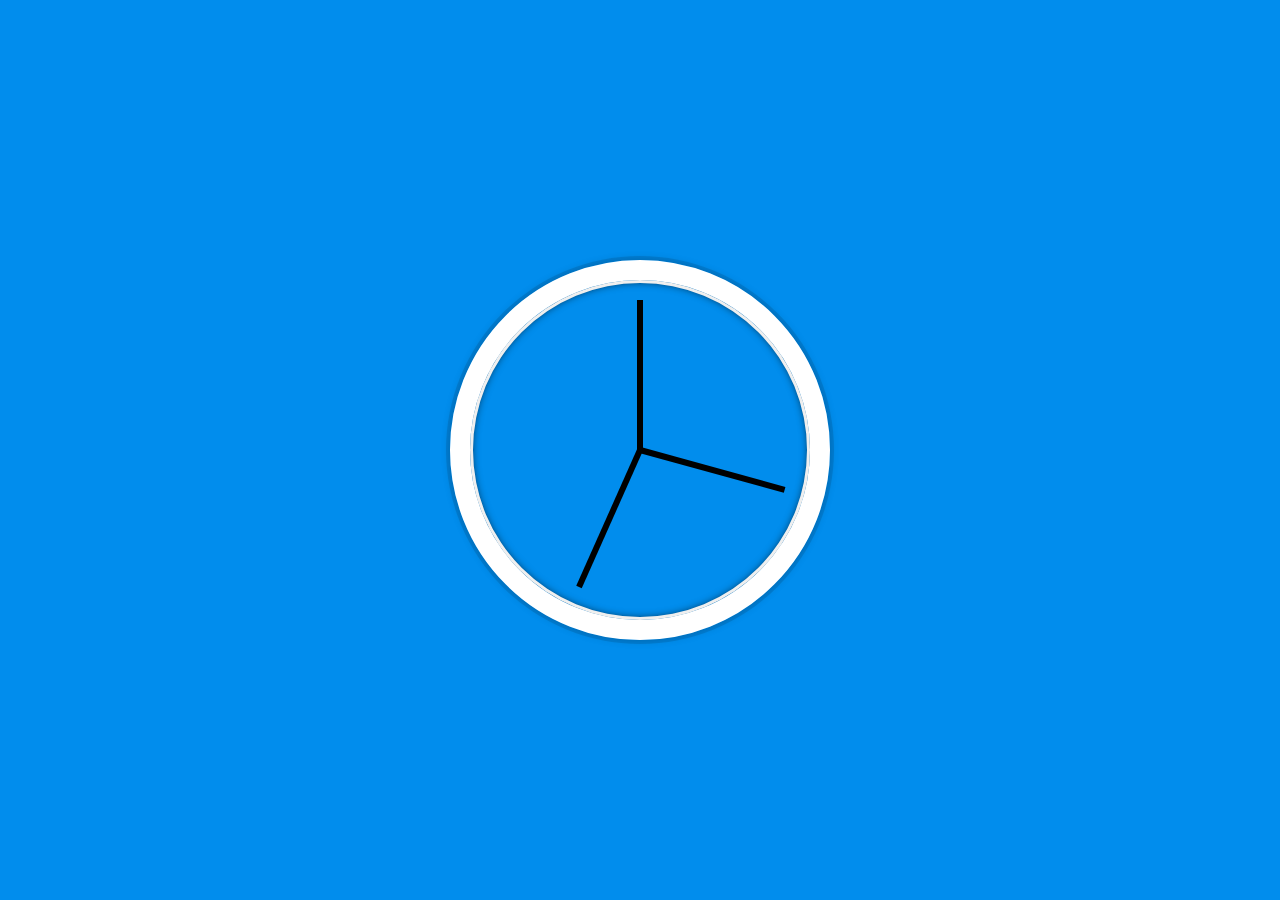
<file: Clock/index.html>
<!DOCTYPE html>
<html lang="en">
<head>
  <meta charset="UTF-8">
  <title>JS + CSS Clock</title>
  <link href="/favicon.ico" type="image/x-icon" rel="icon" />
</head>
<body>


    <div class="clock">
      <div class="clock-face">
        <div class="hand hour-hand"></div>
        <div class="hand min-hand"></div>
        <div class="hand second-hand"></div>
      </div>
    </div>


  <style>
    html {
      background:#018DED url(http://unsplash.it/1500/1000?image=881&blur=50);
      background-size:cover;
      font-family:'helvetica neue';
      text-align: center;
      font-size: 10px;
    }

    body {
      margin: 0;
      font-size: 2rem;
      display:flex;
      flex:1;
      min-height: 100vh;
      align-items: center;
    }

    .clock {
      width: 30rem;
      height: 30rem;
      border:20px solid white;
      border-radius:50%;
      margin:50px auto;
      position: relative;
      padding:2rem;
      box-shadow:
        0 0 0 4px rgba(0,0,0,0.1),
        inset 0 0 0 3px #EFEFEF,
        inset 0 0 10px black,
        0 0 10px rgba(0,0,0,0.2);
    }

    .clock-face {
      position: relative;
      width: 100%;
      height: 100%;
      transform: translateY(-3px); /* account for the height of the clock hands */
    }

    .hand {
      width:50%;
      height:6px;
      background:black;
      position: absolute;
      top:50%;
      transform-origin: 100%;
      transform: rotate(90deg);
      transition: all 0.05s;
      transition-timing-function: cubic-bezier(0.1, 2.7, 0.58, 1);
    }

  </style>

  <script>
    const secondHand = document.querySelector('.second-hand');
    const minuteHand = document.querySelector('.min-hand');
    function setDate(){
      const now = new Date();

      const seconds = now.getSeconds();
      const minutes = now.getMinutes();
      const hours = now.getHours();

      const secondsDegrees = ((seconds / 60) * 360) + 90;
      const minuteDegrees = ((minutes / 60) * 360) + ((seconds/60)*6) + 90;
      const hourDegrees = ((hours / 12) * 360) + ((minutes/60)*30) + 90;

      secondHand.style.transform = `rotate(${secondsDegrees}deg)`;
      minuteHand.style.transform = `rotate(${minuteDegrees}deg)`;
      hourHand.style.transform = `rotate(${hourDegrees}deg)`;

      console.log(seconds);
    }
    setInterval(setDate, 1000);

    setDate();
  </script>
</body>
</html>
</file>
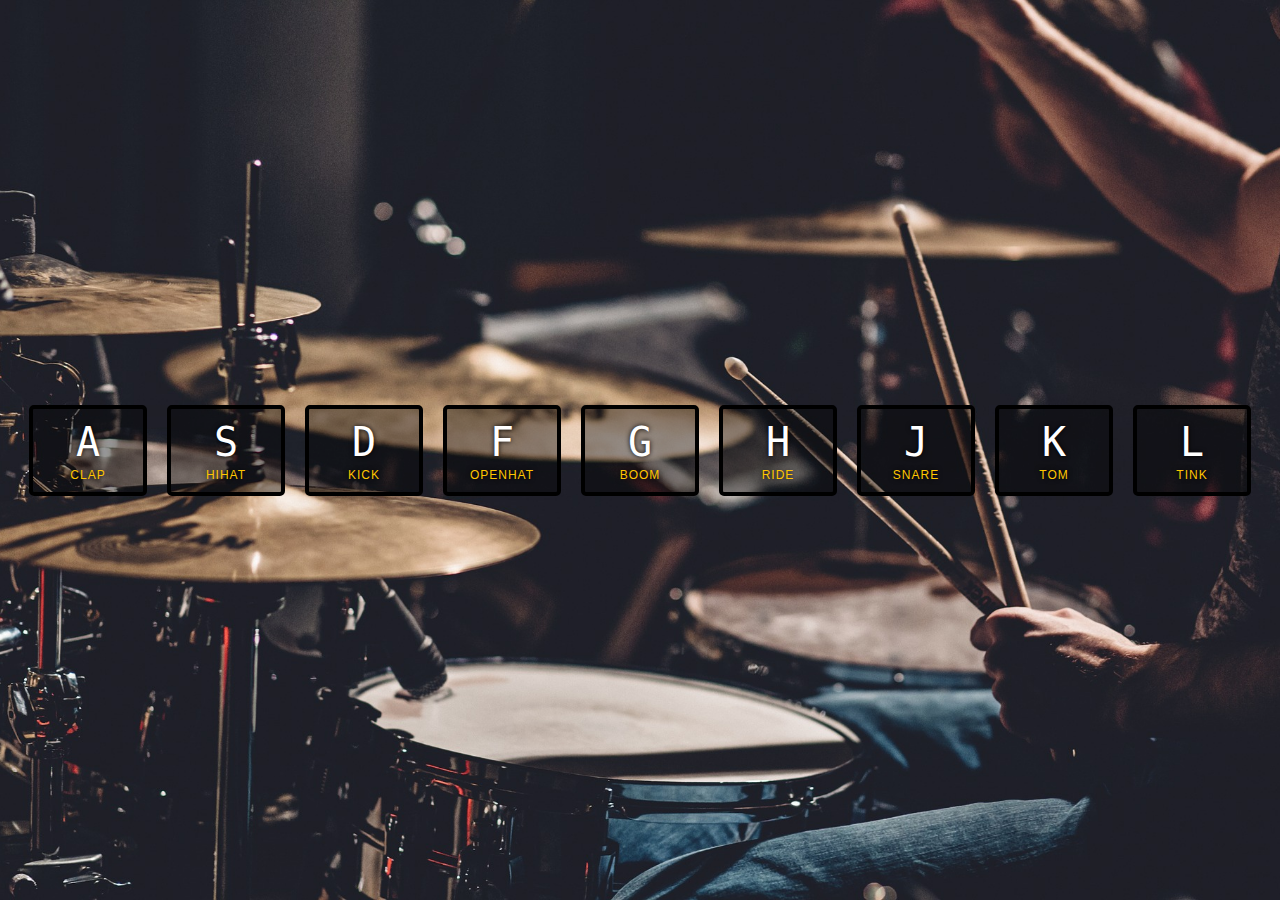
<file: Drum-kit/index.html>
<!DOCTYPE html>
<html lang="en">
<head>
  <meta charset="UTF-8">
  <title>JS Drum Kit</title>
  <link rel="stylesheet" href="style.css">
</head>
<body>


  <div class="keys">
    <div data-key="65" class="key">
      <kbd>A</kbd>
      <span class="sound">clap</span>
    </div>
    <div data-key="83" class="key">
      <kbd>S</kbd>
      <span class="sound">hihat</span>
    </div>
    <div data-key="68" class="key">
      <kbd>D</kbd>
      <span class="sound">kick</span>
    </div>
    <div data-key="70" class="key">
      <kbd>F</kbd>
      <span class="sound">openhat</span>
    </div>
    <div data-key="71" class="key">
      <kbd>G</kbd>
      <span class="sound">boom</span>
    </div>
    <div data-key="72" class="key">
      <kbd>H</kbd>
      <span class="sound">ride</span>
    </div>
    <div data-key="74" class="key">
      <kbd>J</kbd>
      <span class="sound">snare</span>
    </div>
    <div data-key="75" class="key">
      <kbd>K</kbd>
      <span class="sound">tom</span>
    </div>
    <div data-key="76" class="key">
      <kbd>L</kbd>
      <span class="sound">tink</span>
    </div>
  </div>

  <audio data-key="65" src="sounds/clap.wav"></audio>
  <audio data-key="83" src="sounds/hihat.wav"></audio>
  <audio data-key="68" src="sounds/kick.wav"></audio>
  <audio data-key="70" src="sounds/openhat.wav"></audio>
  <audio data-key="71" src="sounds/boom.wav"></audio>
  <audio data-key="72" src="sounds/ride.wav"></audio>
  <audio data-key="74" src="sounds/snare.wav"></audio>
  <audio data-key="75" src="sounds/tom.wav"></audio>
  <audio data-key="76" src="sounds/tink2.wav"></audio>

  <script src="key_action.js"></script>
</body>
</html>
</file>
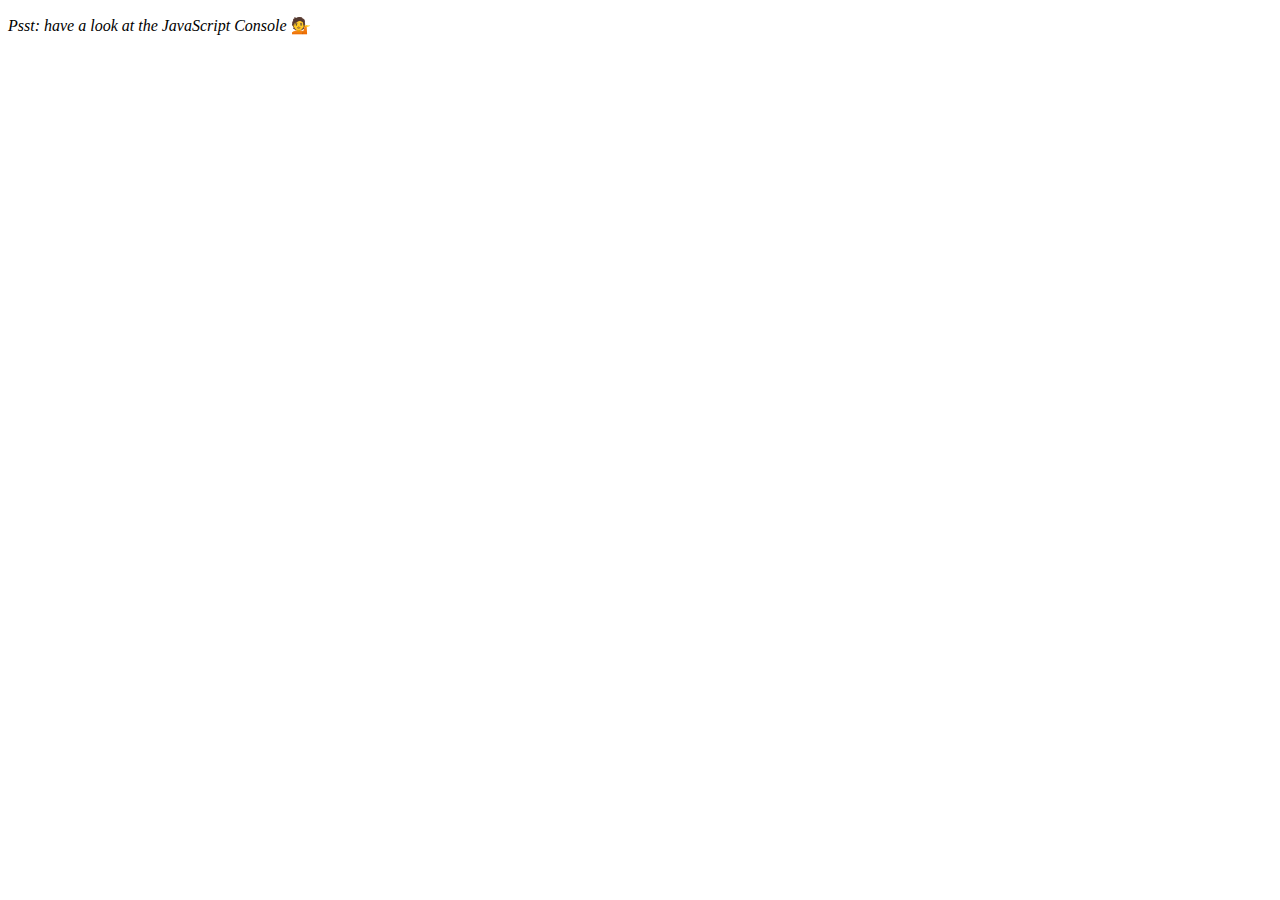
<file: Array Cardio day 1/index-START.html>
<!DOCTYPE html>
<html lang="en">

<head>
  <meta charset="UTF-8">
  <title>Array Cardio 💪</title>
</head>

<body>
  <p>
    <em>Psst: have a look at the JavaScript Console</em> 💁</p>
  <script>
    // Get your shorts on - this is an array workout!
    // ## Array Cardio Day 1

    // Some data we can work with

    const inventors = [{
        first: 'Albert',
        last: 'Einstein',
        year: 1879,
        passed: 1955
      },
      {
        first: 'Isaac',
        last: 'Newton',
        year: 1643,
        passed: 1727
      },
      {
        first: 'Galileo',
        last: 'Galilei',
        year: 1564,
        passed: 1642
      },
      {
        first: 'Marie',
        last: 'Curie',
        year: 1867,
        passed: 1934
      },
      {
        first: 'Johannes',
        last: 'Kepler',
        year: 1571,
        passed: 1630
      },
      {
        first: 'Nicolaus',
        last: 'Copernicus',
        year: 1473,
        passed: 1543
      },
      {
        first: 'Max',
        last: 'Planck',
        year: 1858,
        passed: 1947
      },
      {
        first: 'Katherine',
        last: 'Blodgett',
        year: 1898,
        passed: 1979
      },
      {
        first: 'Ada',
        last: 'Lovelace',
        year: 1815,
        passed: 1852
      },
      {
        first: 'Sarah E.',
        last: 'Goode',
        year: 1855,
        passed: 1905
      },
      {
        first: 'Lise',
        last: 'Meitner',
        year: 1878,
        passed: 1968
      },
      {
        first: 'Hanna',
        last: 'Hammarström',
        year: 1829,
        passed: 1909
      }
    ];

    const people = ['Beck, Glenn', 'Becker, Carl', 'Beckett, Samuel', 'Beddoes, Mick', 'Beecher, Henry',
      'Beethoven, Ludwig', 'Begin, Menachem', 'Belloc, Hilaire', 'Bellow, Saul', 'Benchley, Robert',
      'Benenson, Peter', 'Ben-Gurion, David', 'Benjamin, Walter', 'Benn, Tony', 'Bennington, Chester',
      'Benson, Leana', 'Bent, Silas', 'Bentsen, Lloyd', 'Berger, Ric', 'Bergman, Ingmar', 'Berio, Luciano',
      'Berle, Milton', 'Berlin, Irving', 'Berne, Eric', 'Bernhard, Sandra', 'Berra, Yogi', 'Berry, Halle',
      'Berry, Wendell', 'Bethea, Erin', 'Bevan, Aneurin', 'Bevel, Ken', 'Biden, Joseph', 'Bierce, Ambrose',
      'Biko, Steve', 'Billings, Josh', 'Biondo, Frank', 'Birrell, Augustine', 'Black, Elk', 'Blair, Robert',
      'Blair, Tony', 'Blake, William'
    ];

    // Array.prototype.filter()
    // 1. Filter the list of inventors for those who were born in the 1500's
    const fifteen = inventors.filter(inventor => (inventor.year >= 1500 && inventor.year <= 1599));

    console.table(fifteen);

    // Array.prototype.map()
    // 2. Give us an array of the inventors' first and last names
    const inventorFirstLast = inventors.map(inventor => `${inventor.first} ${inventor.last}`);
    console.log(inventorFirstLast);

    // Array.prototype.sort()
    // 3. Sort the inventors by birthdate, oldest to youngest
    /*const ordered = inventors.sort(function(a, b){
      if(a.year > b.year){
        return 1;
      }else{
        return -1;
      }
    });*/
    const ordered = inventors.sort((a, b) => a.year > b.year ? 1 : -1);
    console.table(ordered);

    // Array.prototype.reduce()
    // 4. How many years did all the inventors live?
    const totalYears = inventors.reduce((total, inventor) => {
      return total + (inventor.passed - inventor.year);
    }, 0);
    console.log(totalYears);
    // 5. Sort the inventors by years lived
    const oldest = inventors.sort((a, b) => {
      const lastInvestor = a.passed - a.year;
      const nextInvestor = b.passed - b.year;

      return lastInvestor > nextInvestor ? -1 : 1;

    });
    console.table(oldest);
    // 6. create a list of Boulevards in Paris that contain 'de' anywhere in the name
    // https://en.wikipedia.org/wiki/Category:Boulevards_in_Paris

    // const category = document.querySelector('.mw-category');
    // const links = Array.from(category.querySelectorAll('a'));
    // const de = links
    //   .map(link => link.text(content))
    //   .filter(streetName => streetName.includes('de'));


    // 7. sort Exercise
    // Sort the people alphabetically by last name
    const alpha = people.sort((a, b) => {
      const [alast, afirst] = a.split(', ');
      const [blast, bfirst] = b.split(', ');

      return alast > blast ? 1 : -1;

    });
    console.log(alpha);

    // 8. Reduce Exercise
    // Sum up the instances of each of these
    const data = ['car', 'car', 'truck', 'truck', 'bike', 'walk', 'car', 'van', 'bike', 'walk', 'car', 'van', 'car',
      'truck'
    ];
    const transportation = data.reduce((obj, item) => {
      if(!obj[item]){
        obj[item] = 0;
      }
      obj[item]++;
      return obj;
    }, {});
    console.log(transportation);
  </script>
</body>

</html>
</file>
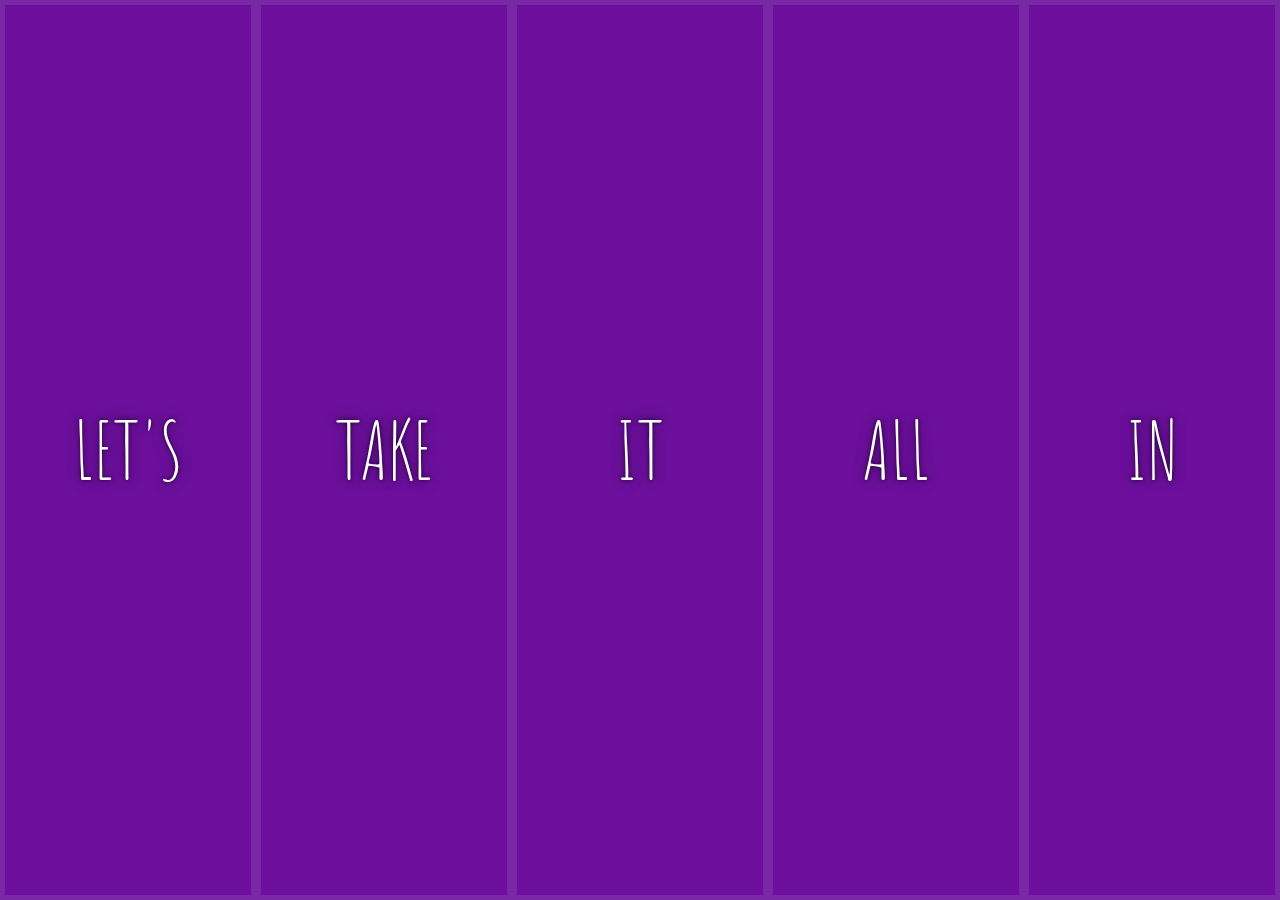
<file: Flex Panel gallery/index-START.html>
<!DOCTYPE html>
<html lang="en">
<head>
  <meta charset="UTF-8">
  <title>Flex Panels 💪</title>
  <link href='https://fonts.googleapis.com/css?family=Amatic+SC' rel='stylesheet' type='text/css'>
</head>
<body>
  <style>
    html {
      box-sizing: border-box;
      background:#ffc600;
      font-family:'helvetica neue';
      font-size: 20px;
      font-weight: 200;
    }
    body {
      margin: 0;
    }
    *, *:before, *:after {
      box-sizing: inherit;
    }

    .panels {
      min-height:100vh;
      overflow: hidden;
      display: flex;
    }

    .panel {
      background:#6B0F9C;
      box-shadow:inset 0 0 0 5px rgba(255,255,255,0.1);
      color:white;
      text-align: center;
      align-items:center;
      /* Safari transitionend event.propertyName === flex */
      /* Chrome + FF transitionend event.propertyName === flex-grow */
      transition:
        font-size 0.7s cubic-bezier(0.61,-0.19, 0.7,-0.11),
        flex 0.7s cubic-bezier(0.61,-0.19, 0.7,-0.11),
        background 0.2s;
      font-size: 20px;
      background-size:cover;
      background-position:center;
      flex: 1;
      justify-content: center;
      align-items: center;
      display: flex;
      flex-direction: column;
    }


    .panel1 { background-image:url(https://source.unsplash.com/gYl-UtwNg_I/1500x1500); }
    .panel2 { background-image:url(https://source.unsplash.com/rFKUFzjPYiQ/1500x1500); }
    .panel3 { background-image:url(https://images.unsplash.com/photo-1465188162913-8fb5709d6d57?ixlib=rb-0.3.5&q=80&fm=jpg&crop=faces&cs=tinysrgb&w=1500&h=1500&fit=crop&s=967e8a713a4e395260793fc8c802901d); }
    .panel4 { background-image:url(https://source.unsplash.com/ITjiVXcwVng/1500x1500); }
    .panel5 { background-image:url(https://source.unsplash.com/3MNzGlQM7qs/1500x1500); }

    .panel > * {
      margin:0;
      width: 100%;
      transition:transform 0.5s;
      flex: 1 0 auto;
      display: flex;
      justify-content: center;
      align-items: center;
    }
    .panel > *:first-child { transform: translateY(-100%); }
    .panel.open-active > *:first-child { transform: translateY(0); }
    .panel > *:last-child { transform: translateY(100%); }
    .panel.open-active > *:last-child { transform: translateY(0); }
    
    .panel p {
      text-transform: uppercase;
      font-family: 'Amatic SC', cursive;
      text-shadow:0 0 4px rgba(0, 0, 0, 0.72), 0 0 14px rgba(0, 0, 0, 0.45);
      font-size: 2em;
    }

    .panel p:nth-child(2) {
      font-size: 4em;
    }

    .panel.open {
      flex: 5;
      font-size:40px;
    }

  </style>


  <div class="panels">
    <div class="panel panel1">
      <p>Hey</p>
      <p>Let's</p>
      <p>Dance</p>
    </div>
    <div class="panel panel2">
      <p>Give</p>
      <p>Take</p>
      <p>Receive</p>
    </div>
    <div class="panel panel3">
      <p>Experience</p>
      <p>It</p>
      <p>Today</p>
    </div>
    <div class="panel panel4">
      <p>Give</p>
      <p>All</p>
      <p>You can</p>
    </div>
    <div class="panel panel5">
      <p>Life</p>
      <p>In</p>
      <p>Motion</p>
    </div>
  </div>

  <script>
    const panels = document.querySelectorAll('.panel');

    function toggleOpen(){
      this.classList.toggle('open');
    }
    function toggleActive(e){
      console.log(e.propertyName);
      if(e.propertyName.includes('flex')){
        this.classList.toggle('open-active');
      }
    }
    panels.forEach(panel => panel.addEventListener('click', toggleOpen));
    panels.forEach(panel => panel.addEventListener('transitionend', toggleActive));

  </script>



</body>
</html>
</file>
<file: Drum-kit/style.css>
html {
  font-size: 10px;
  background: url('drums-2599508_1920.jpg') bottom center;
  background-size: cover;
}
body,html {
  margin: 0;
  padding: 0;
  font-family: sans-serif;
}

.keys {
  display: flex;
  flex: 1;
  min-height: 100vh;
  align-items: center;
  justify-content: center;
}

.key {
  border: .4rem solid black;
  border-radius: .5rem;
  margin: 1rem;
  font-size: 1.5rem;
  padding: 1rem .5rem;
  transition: all .07s ease;
  width: 10rem;
  text-align: center;
  color: white;
  background: rgba(0,0,0,0.4);
  text-shadow: 0 0 .5rem black;
}

.playing {
  transform: scale(1.1);
  border-color: #ffc600;
  box-shadow: 0 0 1rem #ffc600;
}

kbd {
  display: block;
  font-size: 4rem;
}

.sound {
  font-size: 1.2rem;
  text-transform: uppercase;
  letter-spacing: .1rem;
  color: #ffc600;
}
</file>
